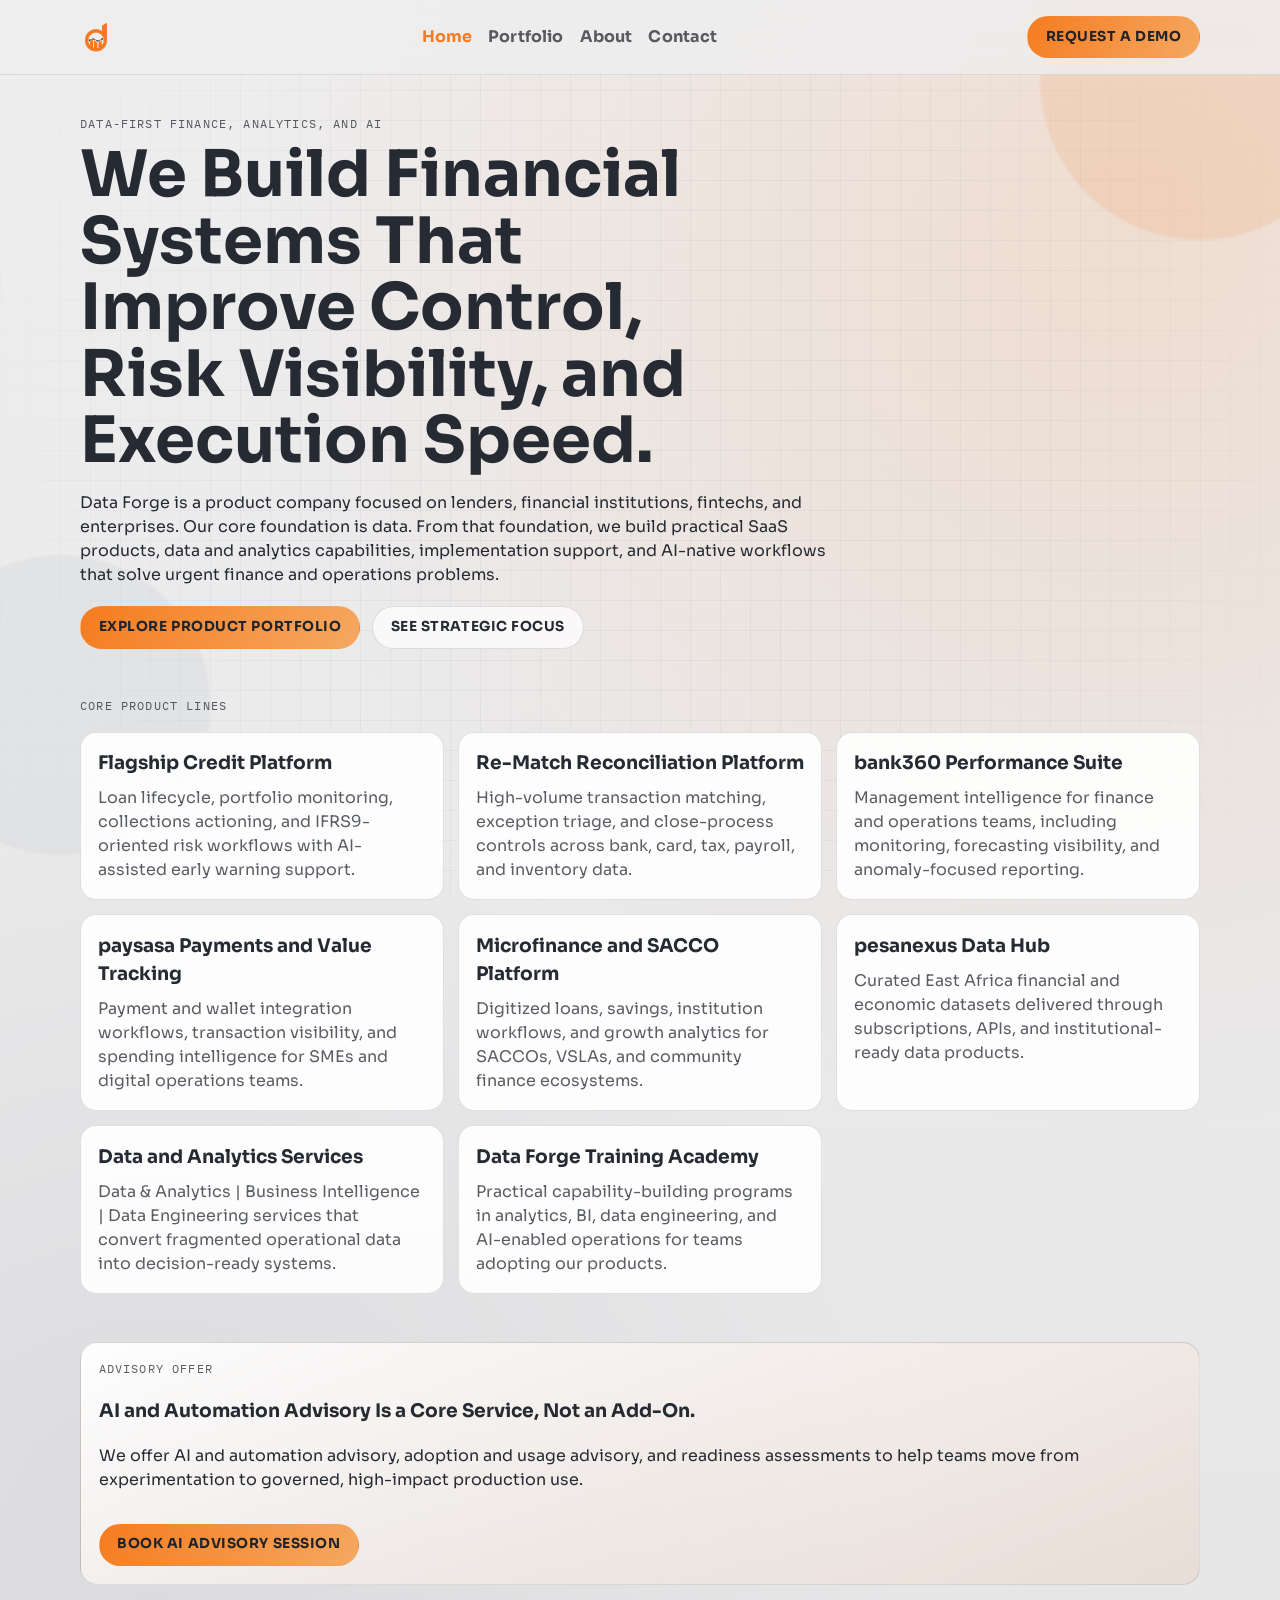
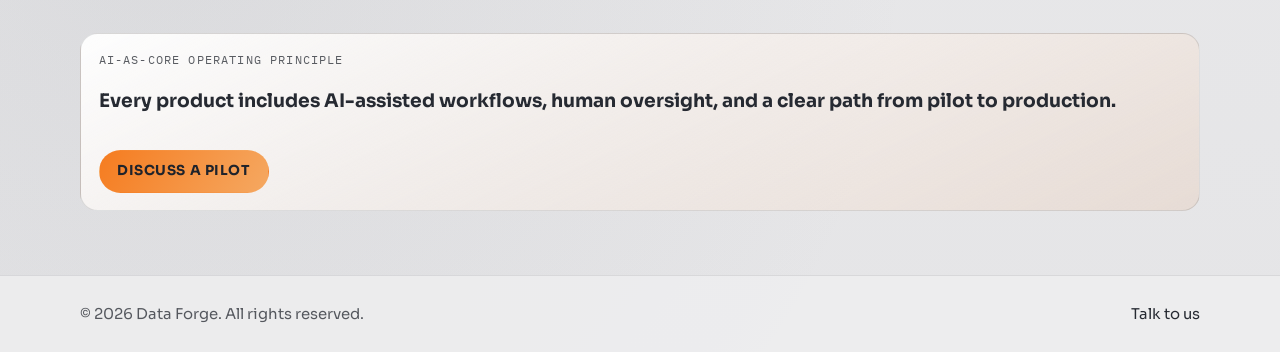
<file: index.html>
<!DOCTYPE html>
<html lang="en">
<head>
  <meta charset="UTF-8" />
  <meta name="viewport" content="width=device-width, initial-scale=1.0" />
  <title>Data Forge | Fintech Product Portfolio</title>
  <meta name="description" content="Data Forge builds and operates fintech and analytics products for lending, reconciliation, finance performance, payments, and decision intelligence." />
  <link rel="icon" type="image/png" href="assets/img/dataforge-mark-orange.png" />
  <link rel="preconnect" href="https://fonts.googleapis.com" />
  <link rel="preconnect" href="https://fonts.gstatic.com" crossorigin />
  <link href="https://fonts.googleapis.com/css2?family=Rajdhani:wght@500;600;700&family=Sora:wght@400;600;700;800&family=IBM+Plex+Mono:wght@400;500&display=swap" rel="stylesheet" />
  <link rel="stylesheet" href="assets/css/styles.css?v=20260506-1" />
</head>
<body>
  <div class="bg-layer" aria-hidden="true">
    <div class="orb orb-1"></div>
    <div class="orb orb-2"></div>
    <div class="grid-texture"></div>
  </div>

  <header class="site-header">
    <div class="container nav-wrap">
      <a class="brand" href="/dataforge/" aria-label="Data Forge Home">
        <img class="brand-logo" src="assets/img/dataforge-mark-orange.png" alt="Data Forge mark" />
      </a>
      <nav>
        <ul class="nav-links">
          <li><a class="current" href="/dataforge/">Home</a></li>
          <li><a href="services">Portfolio</a></li>
          <li><a href="about">About</a></li>
          <li><a href="contact">Contact</a></li>
        </ul>
      </nav>
      <a class="btn btn-primary" href="contact">Request a Demo</a>
    </div>
  </header>

  <main>
    <section class="container hero">
      <p class="kicker">Data-First Finance, Analytics, and AI</p>
      <h1>We Build Financial Systems That Improve Control, Risk Visibility, and Execution Speed.</h1>
      <p>
        Data Forge is a product company focused on lenders, financial institutions, fintechs, and enterprises.
        Our core foundation is data. From that foundation, we build practical SaaS products, data and analytics capabilities,
        implementation support, and AI-native workflows that solve urgent finance and operations problems.
      </p>
      <div class="hero-actions">
        <a class="btn btn-primary" href="services">Explore Product Portfolio</a>
        <a class="btn btn-ghost" href="about">See Strategic Focus</a>
      </div>
    </section>

    <section class="container section">
      <p class="kicker">Core Product Lines</p>
      <div class="grid-3">
        <article class="card">
          <h3>Flagship Credit Platform</h3>
          <p>Loan lifecycle, portfolio monitoring, collections actioning, and IFRS9-oriented risk workflows with AI-assisted early warning support.</p>
        </article>
        <article class="card">
          <h3>Re-Match Reconciliation Platform</h3>
          <p>High-volume transaction matching, exception triage, and close-process controls across bank, card, tax, payroll, and inventory data.</p>
        </article>
        <article class="card">
          <h3>bank360 Performance Suite</h3>
          <p>Management intelligence for finance and operations teams, including monitoring, forecasting visibility, and anomaly-focused reporting.</p>
        </article>
        <article class="card">
          <h3>paysasa Payments and Value Tracking</h3>
          <p>Payment and wallet integration workflows, transaction visibility, and spending intelligence for SMEs and digital operations teams.</p>
        </article>
        <article class="card">
          <h3>Microfinance and SACCO Platform</h3>
          <p>Digitized loans, savings, institution workflows, and growth analytics for SACCOs, VSLAs, and community finance ecosystems.</p>
        </article>
        <article class="card">
          <h3>pesanexus Data Hub</h3>
          <p>Curated East Africa financial and economic datasets delivered through subscriptions, APIs, and institutional-ready data products.</p>
        </article>
        <article class="card">
          <h3>Data and Analytics Services</h3>
          <p>Data &amp; Analytics | Business Intelligence | Data Engineering services that convert fragmented operational data into decision-ready systems.</p>
        </article>
        <article class="card">
          <h3>Data Forge Training Academy</h3>
          <p>Practical capability-building programs in analytics, BI, data engineering, and AI-enabled operations for teams adopting our products.</p>
        </article>
      </div>
    </section>

    <section class="container section">
      <div class="cta">
        <div>
          <p class="kicker">Advisory Offer</p>
          <h3>AI and Automation Advisory Is a Core Service, Not an Add-On.</h3>
          <p>
            We offer AI and automation advisory, adoption and usage advisory, and readiness assessments to help teams
            move from experimentation to governed, high-impact production use.
          </p>
        </div>
        <a class="btn btn-primary" href="contact">Book AI Advisory Session</a>
      </div>
    </section>

    <section class="container cta">
      <div>
        <p class="kicker">AI-as-Core Operating Principle</p>
        <h3>Every product includes AI-assisted workflows, human oversight, and a clear path from pilot to production.</h3>
      </div>
      <a class="btn btn-primary" href="contact">Discuss a Pilot</a>
    </section>
  </main>

  <footer class="site-footer">
    <div class="container footer-wrap">
      <p>&copy; <span id="year"></span> Data Forge. All rights reserved.</p>
      <a href="contact">Talk to us</a>
    </div>
  </footer>

  <script src="assets/js/app.js?v=20260506-1"></script>
</body>
</html>
</file>
<file: assets/css/styles.css>
:root {
  --bg: #e5e5e7;
  --ink: #262a32;
  --muted: rgba(38, 42, 50, 0.76);
  --accent: #f57c20;
  --accent-2: #8f929a;
  --panel: rgba(255, 255, 255, 0.9);
  --line: rgba(38, 42, 50, 0.14);
}

* {
  box-sizing: border-box;
}

html,
body {
  margin: 0;
  padding: 0;
}

body {
  font-family: "Sora", "Segoe UI", sans-serif;
  color: var(--ink);
  background:
    radial-gradient(circle at 88% 12%, rgba(245, 124, 32, 0.14), transparent 44%),
    radial-gradient(circle at 12% 78%, rgba(143, 146, 154, 0.14), transparent 40%),
    linear-gradient(180deg, #eeeeef 0%, var(--bg) 100%);
  min-height: 100vh;
  line-height: 1.5;
}

.bg-layer {
  position: fixed;
  inset: 0;
  overflow: hidden;
  pointer-events: none;
  z-index: -1;
}

.orb {
  position: absolute;
  border-radius: 999px;
  filter: blur(1px);
  opacity: 0.26;
}

.orb-1 {
  width: 320px;
  height: 320px;
  right: -80px;
  top: -80px;
  background: rgba(245, 124, 32, 0.5);
}

.orb-2 {
  width: 300px;
  height: 300px;
  left: -90px;
  bottom: 5%;
  background: rgba(143, 146, 154, 0.34);
}

.grid-texture {
  position: absolute;
  inset: 0;
  background-image:
    linear-gradient(rgba(38, 42, 50, 0.045) 1px, transparent 1px),
    linear-gradient(90deg, rgba(38, 42, 50, 0.045) 1px, transparent 1px);
  background-size: 30px 30px;
  mask-image: radial-gradient(circle at center, black 50%, transparent 95%);
}

.container {
  width: min(1120px, calc(100% - 2rem));
  margin: 0 auto;
}

.site-header {
  position: sticky;
  top: 0;
  z-index: 20;
  backdrop-filter: blur(12px);
  background: rgba(238, 238, 239, 0.82);
  border-bottom: 1px solid rgba(38, 42, 50, 0.1);
}

.nav-wrap {
  min-height: 74px;
  display: flex;
  align-items: center;
  justify-content: space-between;
  gap: 1rem;
}

.brand {
  display: inline-flex;
  align-items: center;
  gap: 0.65rem;
  color: var(--ink);
  text-decoration: none;
  font-family: "Rajdhani", "Sora", sans-serif;
}

.brand-text {
  font-weight: 700;
  letter-spacing: 0.04em;
  text-transform: uppercase;
  font-size: 0.92rem;
}

.brand-logo {
  width: 2rem;
  height: 2rem;
  object-fit: contain;
  display: block;
}

.brand-wordmark {
  height: 1.6rem;
  width: auto;
  object-fit: contain;
  display: block;
}

.nav-links {
  list-style: none;
  margin: 0;
  padding: 0;
  display: flex;
  align-items: center;
  gap: 1rem;
}

.nav-links a {
  text-decoration: none;
  color: var(--muted);
  font-family: "Sora", "Segoe UI", sans-serif;
  font-weight: 700;
  font-size: 1rem;
  letter-spacing: 0.01em;
  text-transform: none;
}

.nav-links a:hover,
.nav-links a.current {
  color: var(--accent);
}

.btn {
  display: inline-flex;
  align-items: center;
  justify-content: center;
  border-radius: 999px;
  padding: 0.62rem 1.1rem;
  border: 1px solid transparent;
  text-decoration: none;
  font-weight: 700;
  font-size: 0.86rem;
  text-transform: uppercase;
  letter-spacing: 0.04em;
  cursor: pointer;
}

.btn-primary {
  background: linear-gradient(120deg, var(--accent), #f5a861);
  color: #1f232b;
}

.btn-ghost {
  border-color: var(--line);
  color: var(--ink);
  background: rgba(255, 255, 255, 0.72);
}

main {
  padding: 2.5rem 0 4rem;
}

.hero h1,
.page-hero h1 {
  margin: 0.6rem 0 0;
  font-size: clamp(2rem, 5vw, 4rem);
  line-height: 1.04;
  max-width: 14ch;
}

.kicker {
  margin: 0;
  font-family: "IBM Plex Mono", monospace;
  letter-spacing: 0.1em;
  text-transform: uppercase;
  color: var(--muted);
  font-size: 0.73rem;
}

.hero p,
.page-hero p {
  max-width: 64ch;
}

.hero-actions {
  margin-top: 1.2rem;
  display: flex;
  flex-wrap: wrap;
  gap: 0.75rem;
}

.grid-3,
.grid-2 {
  margin-top: 1.1rem;
  display: grid;
  gap: 0.9rem;
}

.grid-3 {
  grid-template-columns: repeat(3, minmax(0, 1fr));
}

.grid-2 {
  grid-template-columns: repeat(2, minmax(0, 1fr));
}

.card {
  background: var(--panel);
  border: 1px solid var(--line);
  border-radius: 1rem;
  padding: 1.05rem;
}

.card h3 {
  margin: 0;
}

.card p {
  margin: 0.55rem 0 0;
  color: var(--muted);
}

.section {
  margin-top: 3rem;
}

.cta {
  margin-top: 3rem;
  border-radius: 1.1rem;
  border: 1px solid var(--line);
  padding: 1.1rem;
  display: flex;
  align-items: center;
  justify-content: space-between;
  flex-wrap: wrap;
  gap: 1rem;
  background: linear-gradient(155deg, rgba(255, 255, 255, 0.95), rgba(245, 124, 32, 0.09));
}

.site-footer {
  border-top: 1px solid rgba(38, 42, 50, 0.1);
  background: rgba(238, 238, 239, 0.86);
}

.footer-wrap {
  min-height: 76px;
  display: flex;
  align-items: center;
  justify-content: space-between;
  gap: 1rem;
  color: rgba(38, 42, 50, 0.76);
  font-size: 0.93rem;
}

.footer-wrap a {
  color: var(--ink);
  text-decoration: none;
}

.contact-form {
  margin-top: 1.1rem;
  display: grid;
  gap: 0.75rem;
}

.contact-form label {
  display: grid;
  gap: 0.35rem;
  font-size: 0.92rem;
}

.form-status {
  min-height: 1.2rem;
  margin: 0;
  font-size: 0.9rem;
  font-weight: 600;
  color: #8b4a17;
}

input,
textarea,
select {
  width: 100%;
  font: inherit;
  color: var(--ink);
  background: #fff;
  border: 1px solid var(--line);
  border-radius: 0.7rem;
  padding: 0.62rem 0.72rem;
}

input:focus,
textarea:focus,
select:focus {
  outline: 2px solid rgba(245, 124, 32, 0.3);
  border-color: var(--accent);
}

@media (max-width: 920px) {
  .grid-3,
  .grid-2 {
    grid-template-columns: 1fr;
  }
}

@media (max-width: 760px) {
  .nav-links {
    display: none;
  }
}

.ops-main {
  padding-top: 2rem;
}

.ops-login {
  max-width: 560px;
}

.ops-note {
  color: var(--muted);
}

.ops-error {
  color: #a22;
  font-weight: 700;
}

.ops-table-wrap {
  margin-top: 1rem;
  overflow: auto;
}

.ops-table {
  width: 100%;
  border-collapse: collapse;
  min-width: 860px;
  background: var(--panel);
  border: 1px solid var(--line);
  border-radius: 0.8rem;
}

.ops-table th,
.ops-table td {
  text-align: left;
  vertical-align: top;
  padding: 0.65rem;
  border-bottom: 1px solid var(--line);
}

.ops-table th {
  font-size: 0.8rem;
  text-transform: uppercase;
  letter-spacing: 0.05em;
  color: var(--muted);
}

.ops-table td {
  font-size: 0.92rem;
}

.ops-inline {
  display: grid;
  gap: 0.45rem;
}

.ops-inline input,
.ops-inline select,
.ops-inline textarea {
  font: inherit;
  width: 100%;
}

.ops-inline textarea {
  min-height: 60px;
  resize: vertical;
}

.ops-top {
  display: flex;
  justify-content: space-between;
  align-items: center;
  gap: 1rem;
  flex-wrap: wrap;
}

.ops-top h1 {
  margin: 0.4rem 0 0;
}

.ops-top p {
  margin: 0.5rem 0 0;
}

.ops-grid {
  display: grid;
  grid-template-columns: repeat(6, minmax(0, 1fr));
  gap: 0.7rem;
  margin-top: 1rem;
}

.ops-kpi {
  padding: 0.9rem;
  border: 1px solid var(--line);
  border-radius: 0.8rem;
  background: var(--panel);
}

.ops-kpi p {
  margin: 0;
}

.ops-kpi strong {
  font-size: 1.2rem;
}

.ops-filter {
  display: flex;
  gap: 0.6rem;
  align-items: end;
  flex-wrap: wrap;
  margin-top: 1rem;
}

.ops-filter label {
  display: grid;
  gap: 0.3rem;
  font-size: 0.9rem;
}

.ops-row-grid {
  display: grid;
  grid-template-columns: 1fr 1fr 1fr;
  gap: 0.5rem;
}

.ops-row-actions {
  display: grid;
  grid-template-columns: 1fr 1fr auto;
  gap: 0.5rem;
  align-items: end;
}

.ops-success {
  margin-top: 0.8rem;
  color: #8a4e15;
  font-weight: 600;
}

@media (max-width: 980px) {
  .ops-grid {
    grid-template-columns: repeat(2, minmax(0, 1fr));
  }

  .ops-row-grid {
    grid-template-columns: 1fr;
  }

  .ops-row-actions {
    grid-template-columns: 1fr;
  }
}

@media (max-width: 760px) {
  .ops-main {
    padding-top: 1.6rem;
  }

  .ops-grid {
    grid-template-columns: 1fr;
  }

  .ops-kpi {
    padding: 0.75rem;
  }

  .ops-filter {
    align-items: stretch;
  }

  .ops-filter label {
    width: 100%;
  }

  .ops-filter .btn {
    width: 100%;
  }

  .ops-table {
    min-width: 700px;
  }
}
</file>
